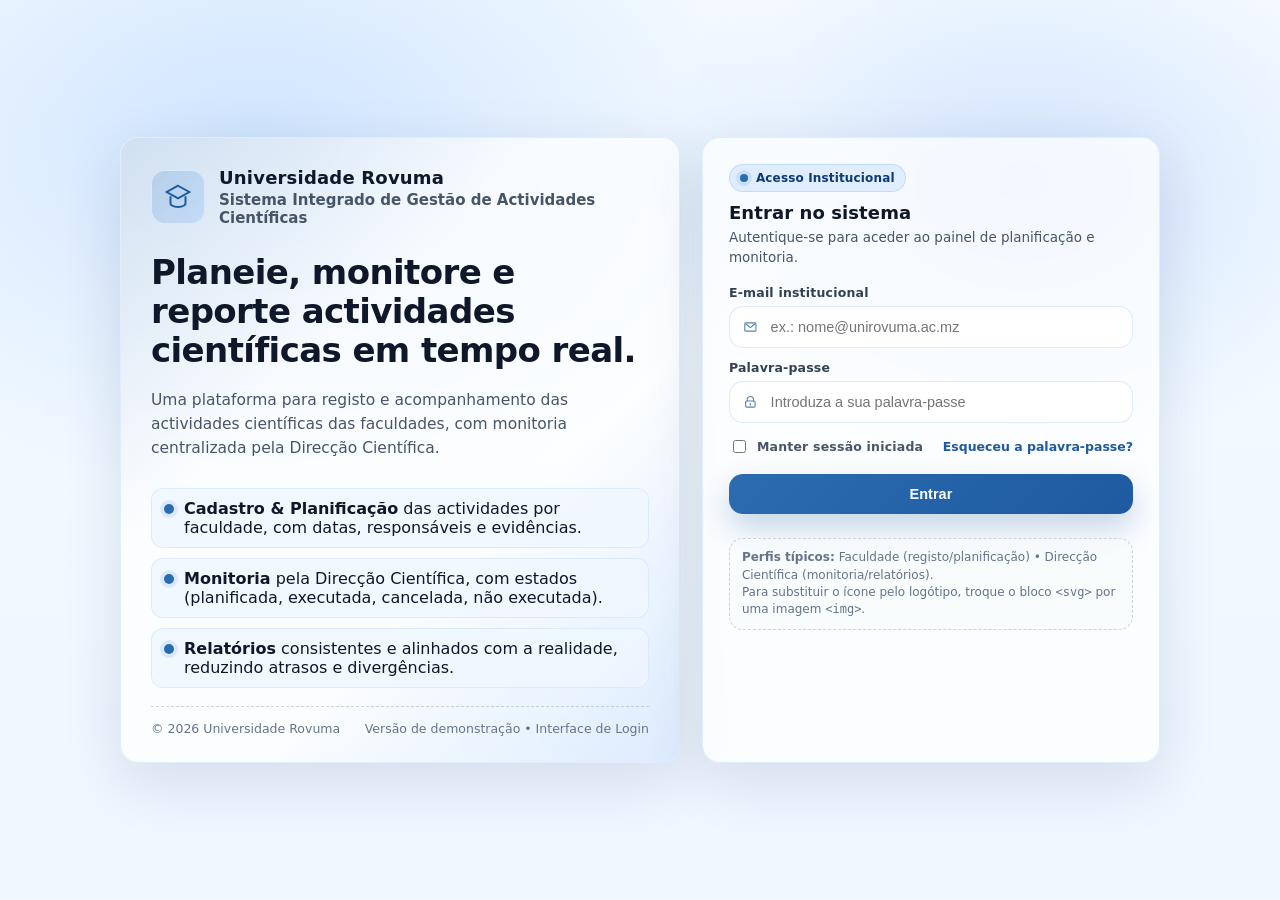
<file: login.html>
<!doctype html>
<html lang="pt-PT">
<head>
  <meta charset="utf-8" />
  <meta name="viewport" content="width=device-width, initial-scale=1" />
  <title>Universidade Rovuma — SIGAC</title>

  <style>
    :root{
      --bg-1:#f6fbff;
      --bg-2:#eef6ff;
      --card:#ffffff;
      --line:#dbeafe;
      --text:#0f172a;
      --muted:#475569;
      --blue:#2b6cb0;
      --blue-2:#1e5aa0;
      --focus:#60a5fa;
      --shadow: 0 18px 60px rgba(2, 32, 71, 0.12);
      --radius: 18px;
      --radius-sm: 12px;
    }

    *{ box-sizing:border-box; }
    html,body{ height:100%; }
    body{
      margin:0;
      font-family: system-ui, -apple-system, Segoe UI, Roboto, Helvetica, Arial, "Apple Color Emoji","Segoe UI Emoji";
      color:var(--text);
      background:
        radial-gradient(900px 600px at 20% 15%, rgba(96,165,250,.25), transparent 60%),
        radial-gradient(700px 500px at 80% 20%, rgba(59,130,246,.18), transparent 55%),
        linear-gradient(180deg, var(--bg-1), var(--bg-2));
    }

    .shell{
      min-height:100%;
      display:flex;
      align-items:center;
      justify-content:center;
      padding:28px 16px;
    }

    .wrap{
      width: min(1040px, 100%);
      display:grid;
      grid-template-columns: 1.1fr 0.9fr;
      gap:22px;
      align-items:stretch;
    }

    .brand, .card{
      background:rgba(255,255,255,.72);
      border:1px solid rgba(219,234,254,.85);
      border-radius: var(--radius);
      box-shadow: var(--shadow);
      overflow:hidden;
      backdrop-filter: blur(6px);
    }

    /* Painel institucional */
    .brand{
      padding:30px 30px 26px;
      position:relative;
    }

    .brand::before{
      content:"";
      position:absolute;
      inset:-2px;
      background:
        linear-gradient(135deg, rgba(43,108,176,.18), transparent 35%),
        linear-gradient(315deg, rgba(96,165,250,.20), transparent 35%);
      pointer-events:none;
    }

    .brand-inner{
      position:relative;
      height:100%;
      display:flex;
      flex-direction:column;
      gap:18px;
    }

    .topline{
      display:flex;
      align-items:center;
      gap:14px;
    }

    .logo{
      width:54px;
      height:54px;
      border-radius: 14px;
      background: linear-gradient(135deg, rgba(43,108,176,.18), rgba(96,165,250,.22));
      border:1px solid rgba(219,234,254,.9);
      display:grid;
      place-items:center;
      flex:0 0 auto;
    }

    .logo svg{ width:30px; height:30px; }

    .titles{
      display:flex;
      flex-direction:column;
      line-height:1.15;
    }

    .uni{
      font-weight:800;
      letter-spacing:.2px;
      font-size: 18px;
    }

    .sys{
      font-weight:700;
      font-size: 15px;
      color: var(--muted);
      margin-top:4px;
    }

    .headline{
      margin:8px 0 0;
      font-size: 34px;
      line-height: 1.15;
      letter-spacing: -0.6px;
      font-weight: 850;
    }

    .sub{
      margin:0;
      color: var(--muted);
      font-size: 15.5px;
      line-height: 1.55;
      max-width: 52ch;
    }

    .bullets{
      margin:10px 0 0;
      padding:0;
      list-style:none;
      display:grid;
      gap:10px;
      max-width: 56ch;
    }

    .bullets li{
      display:flex;
      gap:10px;
      align-items:flex-start;
      padding:10px 12px;
      border-radius: var(--radius-sm);
      background: rgba(239,246,255,.75);
      border: 1px solid rgba(219,234,254,.9);
    }

    .dot{
      width:10px;height:10px;border-radius:50%;
      background: var(--blue);
      margin-top:5px;
      box-shadow: 0 0 0 4px rgba(96,165,250,.18);
      flex:0 0 auto;
    }

    .footer-note{
      margin-top:auto;
      padding-top:14px;
      border-top:1px dashed rgba(148,163,184,.45);
      color:#64748b;
      font-size: 12.5px;
      display:flex;
      justify-content:space-between;
      gap:10px;
      flex-wrap:wrap;
    }

    /* Cartão de login */
    .card{
      padding:26px;
    }

    .card h2{
      margin:0 0 4px;
      font-size: 18px;
      font-weight: 850;
      letter-spacing: .1px;
    }

    .card p{
      margin:0 0 18px;
      color: var(--muted);
      font-size: 13.5px;
      line-height:1.5;
    }

    form{ display:grid; gap:12px; }

    label{
      font-size: 12.5px;
      color:#334155;
      font-weight: 700;
      letter-spacing: .2px;
    }

    .field{
      display:grid;
      gap:6px;
    }

    .input{
      display:flex;
      align-items:center;
      gap:10px;
      border:1px solid rgba(219,234,254,.95);
      background: rgba(255,255,255,.92);
      border-radius: 14px;
      padding: 11px 12px;
      transition: border-color .15s ease, box-shadow .15s ease, transform .05s ease;
    }

    .input:focus-within{
      border-color: rgba(96,165,250,.95);
      box-shadow: 0 0 0 4px rgba(96,165,250,.18);
    }

    .input svg{ width:18px; height:18px; opacity:.75; }

    input{
      border:none;
      outline:none;
      width:100%;
      font-size: 14.5px;
      background:transparent;
      color:var(--text);
    }

    .row{
      display:flex;
      align-items:center;
      justify-content:space-between;
      gap:10px;
      flex-wrap:wrap;
      margin-top:2px;
    }

    .chk{
      display:flex;
      align-items:center;
      gap:8px;
      font-size: 12.5px;
      color:#475569;
      user-select:none;
    }

    .chk input{ width:auto; }

    .link{
      font-size: 12.5px;
      color: var(--blue-2);
      text-decoration: none;
      font-weight: 700;
    }
    .link:hover{ text-decoration: underline; }

    .btn{
      margin-top:6px;
      border:none;
      cursor:pointer;
      border-radius: 14px;
      padding: 12px 14px;
      font-weight: 850;
      font-size: 14.5px;
      color:#fff;
      background: linear-gradient(135deg, var(--blue), var(--blue-2));
      box-shadow: 0 14px 30px rgba(30, 90, 160, .25);
      transition: transform .06s ease, filter .15s ease;
    }

    .btn:hover{ filter: brightness(1.02); }
    .btn:active{ transform: translateY(1px); }

    .hint{
      margin-top:12px;
      font-size: 12px;
      color:#64748b;
      line-height:1.45;
      padding:10px 12px;
      border:1px dashed rgba(148,163,184,.45);
      border-radius: 14px;
      background: rgba(248,250,252,.65);
    }

    .badge{
      display:inline-flex;
      align-items:center;
      gap:8px;
      font-size: 12px;
      color:#0b3a77;
      background: rgba(219,234,254,.85);
      border: 1px solid rgba(191,219,254,.95);
      padding: 6px 10px;
      border-radius: 999px;
      font-weight: 800;
      letter-spacing:.15px;
      margin-bottom:10px;
    }

    .badge .pill{
      width:8px;height:8px;border-radius:50%;
      background: var(--blue);
      box-shadow: 0 0 0 4px rgba(96,165,250,.18);
    }

    /* Responsivo */
    @media (max-width: 880px){
      .wrap{ grid-template-columns: 1fr; }
      .headline{ font-size: 30px; }
    }
  </style>
</head>

<body>
  <main class="shell">
    <section class="wrap" aria-label="Página de autenticação do SIGAC">

      <!-- Painel institucional -->
      <aside class="brand">
        <div class="brand-inner">
          <div class="topline">
            <div class="logo" aria-hidden="true" title="Logótipo (substituir)">
              <!-- Ícone placeholder (substituir pelo logótipo oficial) -->
              <svg viewBox="0 0 24 24" fill="none" aria-hidden="true">
                <path d="M12 3l9 5-9 5-9-5 9-5Z" stroke="#1e5aa0" stroke-width="1.6"/>
                <path d="M6 12v5.2c0 .6.3 1.1.8 1.4 1.4.8 3.3 1.4 5.2 1.4s3.8-.6 5.2-1.4c.5-.3.8-.8.8-1.4V12" stroke="#1e5aa0" stroke-width="1.6" stroke-linecap="round"/>
              </svg>
            </div>
            <div class="titles">
              <div class="uni">Universidade Rovuma</div>
              <div class="sys">Sistema Integrado de Gestão de Actividades Científicas</div>
            </div>
          </div>

          <h1 class="headline">Planeie, monitore e reporte actividades científicas em tempo real.</h1>
          <p class="sub">
            Uma plataforma para registo e acompanhamento das actividades científicas das faculdades,
            com monitoria centralizada pela Direcção Científica.
          </p>

          <ul class="bullets">
            <li><span class="dot"></span><span><strong>Cadastro &amp; Planificação</strong> das actividades por faculdade, com datas, responsáveis e evidências.</span></li>
            <li><span class="dot"></span><span><strong>Monitoria</strong> pela Direcção Científica, com estados (planificada, executada, cancelada, não executada).</span></li>
            <li><span class="dot"></span><span><strong>Relatórios</strong> consistentes e alinhados com a realidade, reduzindo atrasos e divergências.</span></li>
          </ul>

          <div class="footer-note">
            <span>© <span id="ano"></span> Universidade Rovuma</span>
            <span>Versão de demonstração • Interface de Login</span>
          </div>
        </div>
      </aside>

      <!-- Cartão de login -->
      <section class="card" aria-label="Formulário de login">
        <div class="badge"><span class="pill"></span> Acesso Institucional</div>
        <h2>Entrar no sistema</h2>
        <p>Autentique-se para aceder ao painel de planificação e monitoria.</p>

        <form autocomplete="on">
          <div class="field">
            <label for="email">E-mail institucional</label>
            <div class="input">
              <svg viewBox="0 0 24 24" fill="none" aria-hidden="true">
                <path d="M4 7.5c0-.8.7-1.5 1.5-1.5h13C19.3 6 20 6.7 20 7.5v9c0 .8-.7 1.5-1.5 1.5h-13C4.7 18 4 17.3 4 16.5v-9Z" stroke="#1e5aa0" stroke-width="1.6"/>
                <path d="M6 8l6 5 6-5" stroke="#1e5aa0" stroke-width="1.6" stroke-linecap="round" stroke-linejoin="round"/>
              </svg>
              <input id="email" name="email" type="email" placeholder="ex.: nome@unirovuma.ac.mz" required />
            </div>
          </div>

          <div class="field">
            <label for="senha">Palavra-passe</label>
            <div class="input">
              <svg viewBox="0 0 24 24" fill="none" aria-hidden="true">
                <path d="M7.5 10.5V8.6a4.5 4.5 0 1 1 9 0v1.9" stroke="#1e5aa0" stroke-width="1.6" stroke-linecap="round"/>
                <path d="M6.8 10.5h10.4c.9 0 1.6.7 1.6 1.6v5.6c0 .9-.7 1.6-1.6 1.6H6.8c-.9 0-1.6-.7-1.6-1.6v-5.6c0-.9.7-1.6 1.6-1.6Z" stroke="#1e5aa0" stroke-width="1.6"/>
                <path d="M12 14.2v2.2" stroke="#1e5aa0" stroke-width="1.8" stroke-linecap="round"/>
              </svg>
              <input id="senha" name="password" type="password" placeholder="Introduza a sua palavra-passe" required />
            </div>
          </div>

          <div class="row">
            <label class="chk"><input type="checkbox" name="lembrar" /> Manter sessão iniciada</label>
            <a class="link" href="#" onclick="return false;">Esqueceu a palavra-passe?</a>
          </div>

          <button class="btn" type="submit">Entrar</button>

          <div class="hint">
            <strong>Perfis típicos:</strong> Faculdade (registo/planificação) • Direcção Científica (monitoria/relatórios).<br/>
            Para substituir o ícone pelo logótipo, troque o bloco <code>&lt;svg&gt;</code> por uma imagem <code>&lt;img&gt;</code>.
          </div>
        </form>
      </section>

    </section>
  </main>

  <script>
    document.getElementById("ano").textContent = new Date().getFullYear();
  </script>
</body>
</html>
</file>
